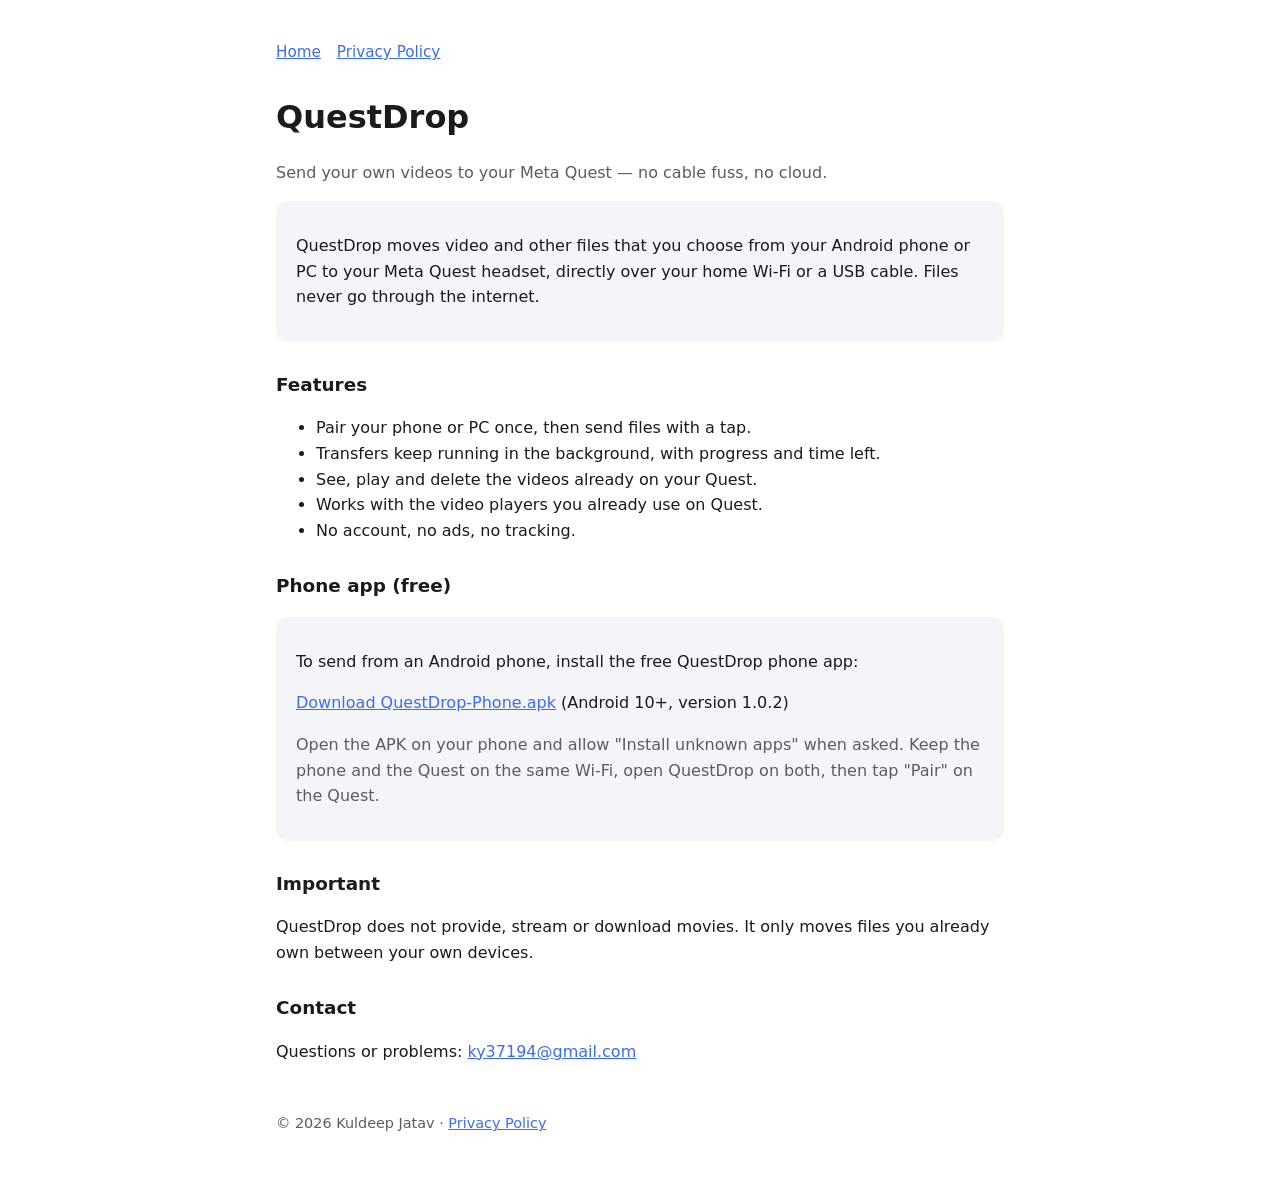
<file: index.html>
<!doctype html>
<html lang="en">
<head>
<meta charset="utf-8">
<meta name="viewport" content="width=device-width, initial-scale=1">
<title>QuestDrop</title>
<meta name="description" content="QuestDrop moves your own videos and files from your phone or PC to your Meta Quest over Wi-Fi or USB.">
<link rel="stylesheet" href="style.css">
</head>
<body>
<main>
  <nav><a href="./">Home</a><a href="privacy.html">Privacy Policy</a></nav>
  <h1>QuestDrop</h1>
  <p class="muted">Send your own videos to your Meta Quest — no cable fuss, no cloud.</p>

  <div class="card">
    <p>QuestDrop moves video and other files that you choose from your Android phone or PC to your Meta Quest headset, directly over your home Wi-Fi or a USB cable. Files never go through the internet.</p>
  </div>

  <h2>Features</h2>
  <ul>
    <li>Pair your phone or PC once, then send files with a tap.</li>
    <li>Transfers keep running in the background, with progress and time left.</li>
    <li>See, play and delete the videos already on your Quest.</li>
    <li>Works with the video players you already use on Quest.</li>
    <li>No account, no ads, no tracking.</li>
  </ul>

  <h2>Phone app (free)</h2>
  <div class="card">
    <p>To send from an Android phone, install the free QuestDrop phone app:</p>
    <p><a href="https://github.com/ky37194-gif/questdrop/releases/download/phone-v1.0.1/QuestDrop-Phone.apk">Download QuestDrop-Phone.apk</a> (Android 10+, version 1.0.2)</p>
    <p class="muted">Open the APK on your phone and allow "Install unknown apps" when asked. Keep the phone and the Quest on the same Wi-Fi, open QuestDrop on both, then tap "Pair" on the Quest.</p>
  </div>

  <h2>Important</h2>
  <p>QuestDrop does not provide, stream or download movies. It only moves files you already own between your own devices.</p>

  <h2>Contact</h2>
  <p>Questions or problems: <a href="mailto:ky37194@gmail.com">ky37194@gmail.com</a></p>

  <footer>© 2026 Kuldeep Jatav · <a href="privacy.html">Privacy Policy</a></footer>
</main>
</body>
</html>
</file>
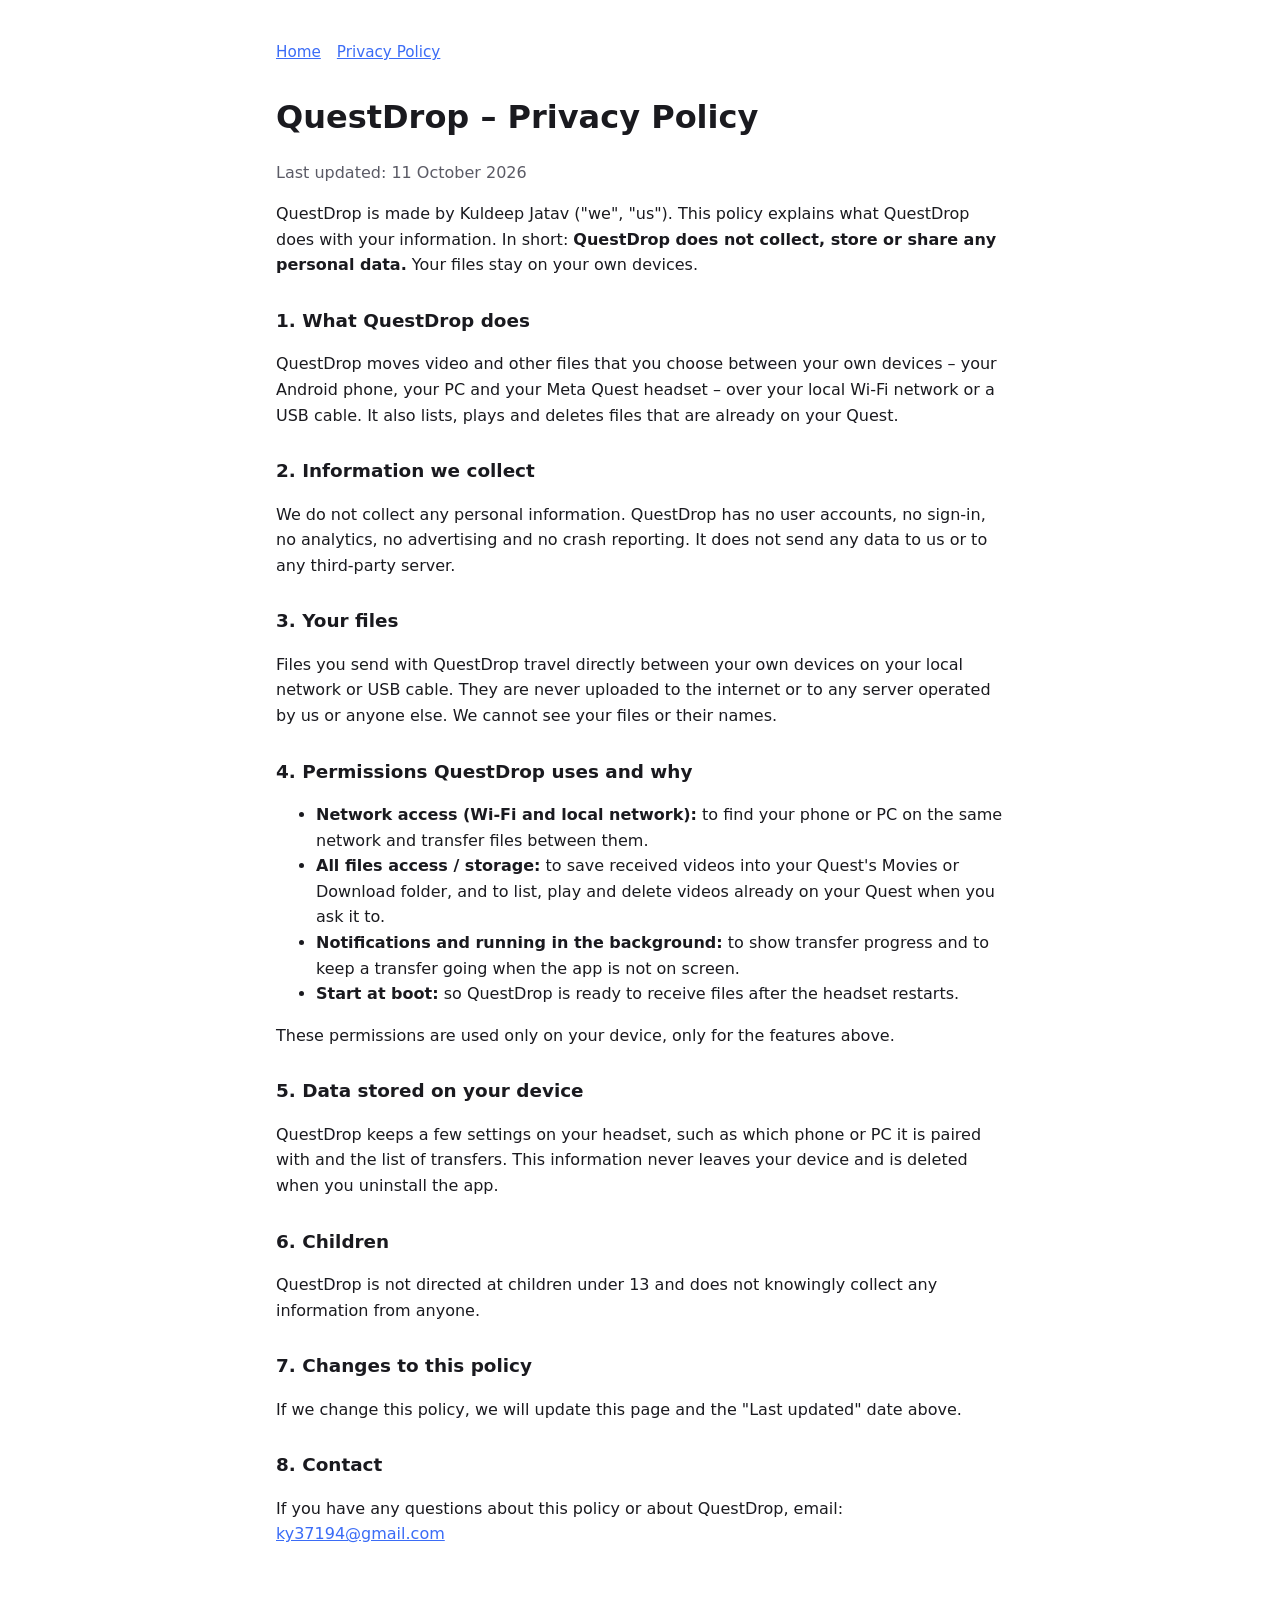
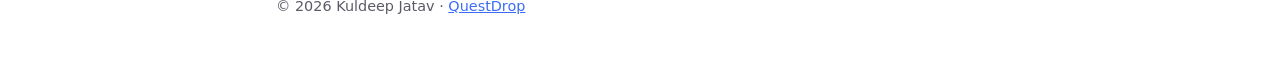
<file: privacy.html>
<!doctype html>
<html lang="en">
<head>
<meta charset="utf-8">
<meta name="viewport" content="width=device-width, initial-scale=1">
<title>QuestDrop Privacy Policy</title>
<link rel="stylesheet" href="style.css">
</head>
<body>
<main>
  <nav><a href="./">Home</a><a href="privacy.html">Privacy Policy</a></nav>
  <h1>QuestDrop – Privacy Policy</h1>
  <p class="muted">Last updated: 11 October 2026</p>

  <p>QuestDrop is made by Kuldeep Jatav ("we", "us"). This policy explains what QuestDrop does with your information. In short: <strong>QuestDrop does not collect, store or share any personal data.</strong> Your files stay on your own devices.</p>

  <h2>1. What QuestDrop does</h2>
  <p>QuestDrop moves video and other files that you choose between your own devices – your Android phone, your PC and your Meta Quest headset – over your local Wi-Fi network or a USB cable. It also lists, plays and deletes files that are already on your Quest.</p>

  <h2>2. Information we collect</h2>
  <p>We do not collect any personal information. QuestDrop has no user accounts, no sign-in, no analytics, no advertising and no crash reporting. It does not send any data to us or to any third-party server.</p>

  <h2>3. Your files</h2>
  <p>Files you send with QuestDrop travel directly between your own devices on your local network or USB cable. They are never uploaded to the internet or to any server operated by us or anyone else. We cannot see your files or their names.</p>

  <h2>4. Permissions QuestDrop uses and why</h2>
  <ul>
    <li><strong>Network access (Wi-Fi and local network):</strong> to find your phone or PC on the same network and transfer files between them.</li>
    <li><strong>All files access / storage:</strong> to save received videos into your Quest's Movies or Download folder, and to list, play and delete videos already on your Quest when you ask it to.</li>
    <li><strong>Notifications and running in the background:</strong> to show transfer progress and to keep a transfer going when the app is not on screen.</li>
    <li><strong>Start at boot:</strong> so QuestDrop is ready to receive files after the headset restarts.</li>
  </ul>
  <p>These permissions are used only on your device, only for the features above.</p>

  <h2>5. Data stored on your device</h2>
  <p>QuestDrop keeps a few settings on your headset, such as which phone or PC it is paired with and the list of transfers. This information never leaves your device and is deleted when you uninstall the app.</p>

  <h2>6. Children</h2>
  <p>QuestDrop is not directed at children under 13 and does not knowingly collect any information from anyone.</p>

  <h2>7. Changes to this policy</h2>
  <p>If we change this policy, we will update this page and the "Last updated" date above.</p>

  <h2>8. Contact</h2>
  <p>If you have any questions about this policy or about QuestDrop, email: <a href="mailto:ky37194@gmail.com">ky37194@gmail.com</a></p>

  <footer>© 2026 Kuldeep Jatav · <a href="./">QuestDrop</a></footer>
</main>
</body>
</html>
</file>
<file: style.css>
:root { --bg:#ffffff; --fg:#1a1a1f; --muted:#5b5b66; --accent:#3b6cf6; --card:#f4f5f8; }
@media (prefers-color-scheme: dark) {
  :root { --bg:#111216; --fg:#ececf1; --muted:#a0a0ad; --accent:#7c9cff; --card:#1c1d23; }
}
* { box-sizing:border-box; }
body { margin:0; background:var(--bg); color:var(--fg); font:16px/1.6 system-ui,-apple-system,"Segoe UI",Roboto,sans-serif; }
main { max-width:760px; margin:0 auto; padding:40px 16px 64px; }
h1 { font-size:2rem; margin:0 0 4px; }
h2 { font-size:1.15rem; margin:28px 0 6px; }
p, li { color:var(--fg); }
.muted { color:var(--muted); }
a { color:var(--accent); }
.card { background:var(--card); border-radius:12px; padding:16px 20px; margin:16px 0; }
nav { display:flex; gap:16px; margin-bottom:28px; font-size:.95rem; }
footer { margin-top:48px; font-size:.9rem; color:var(--muted); }
</file>
